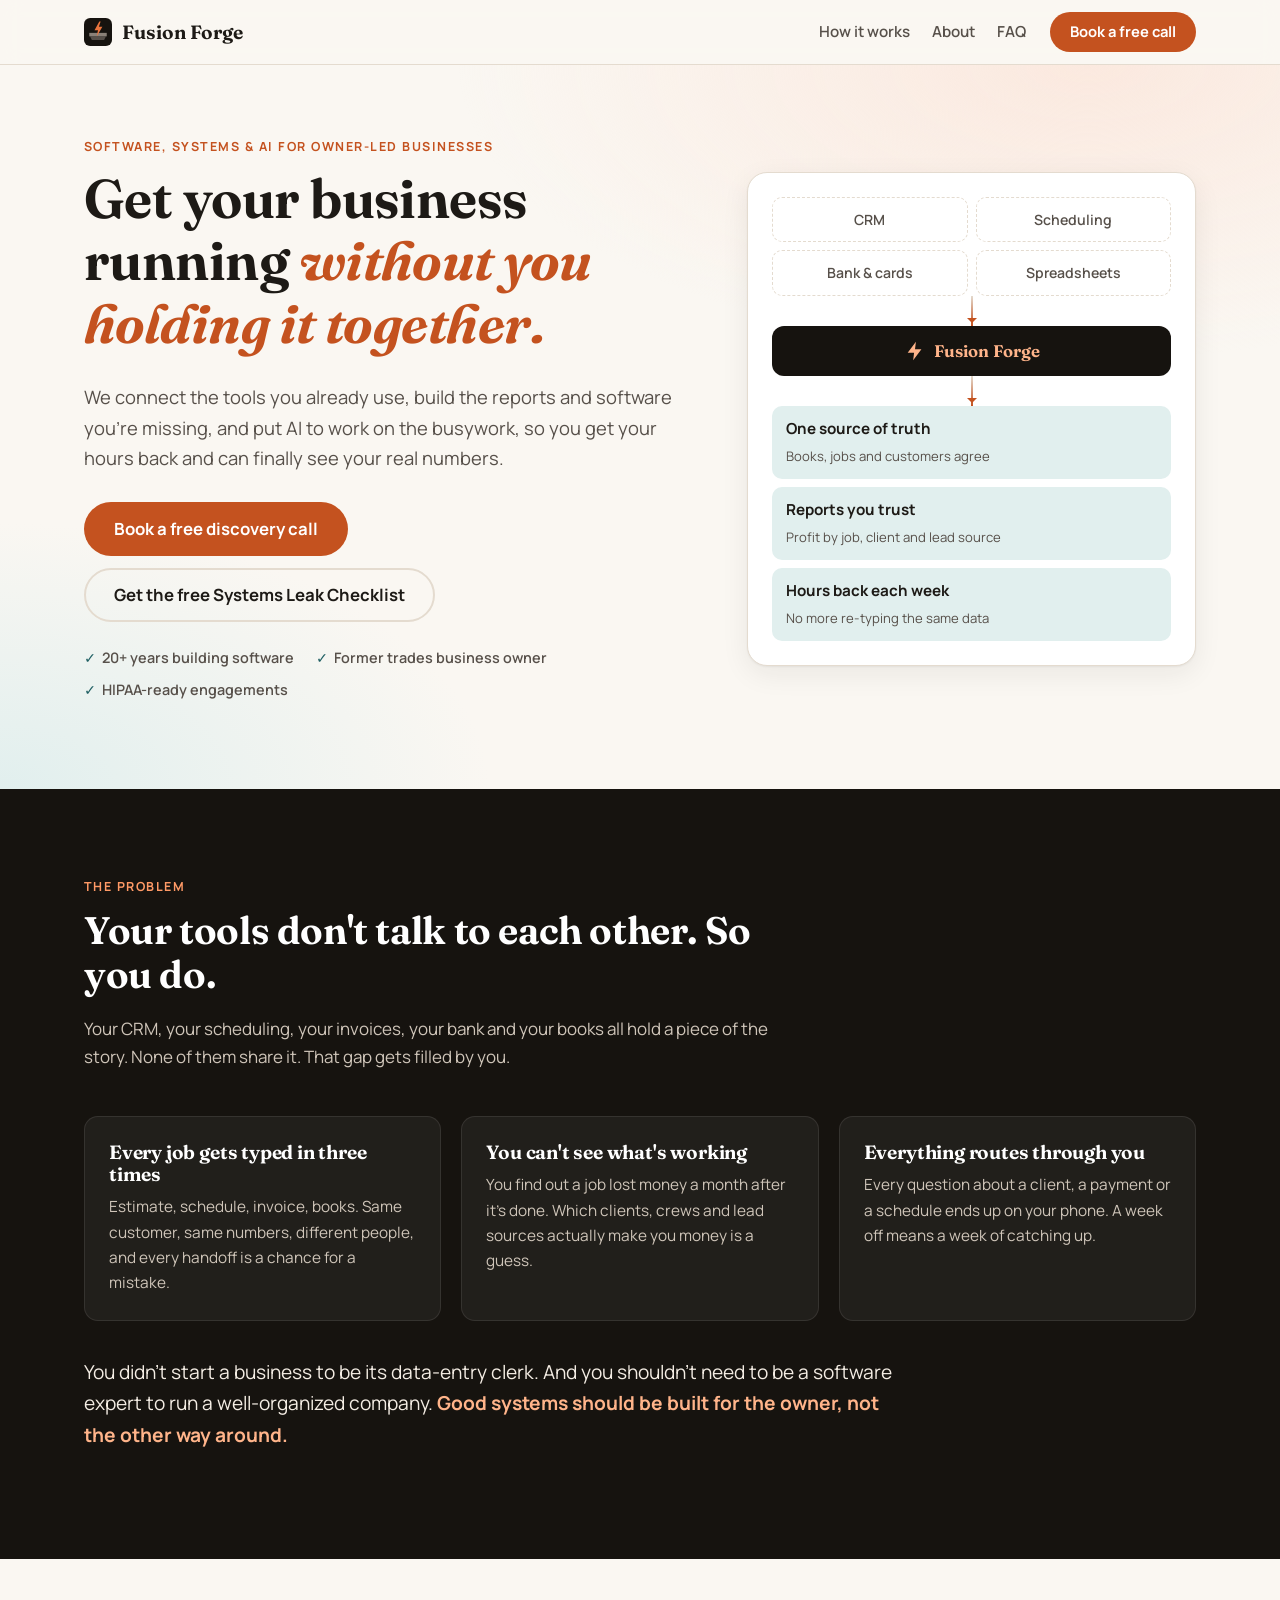
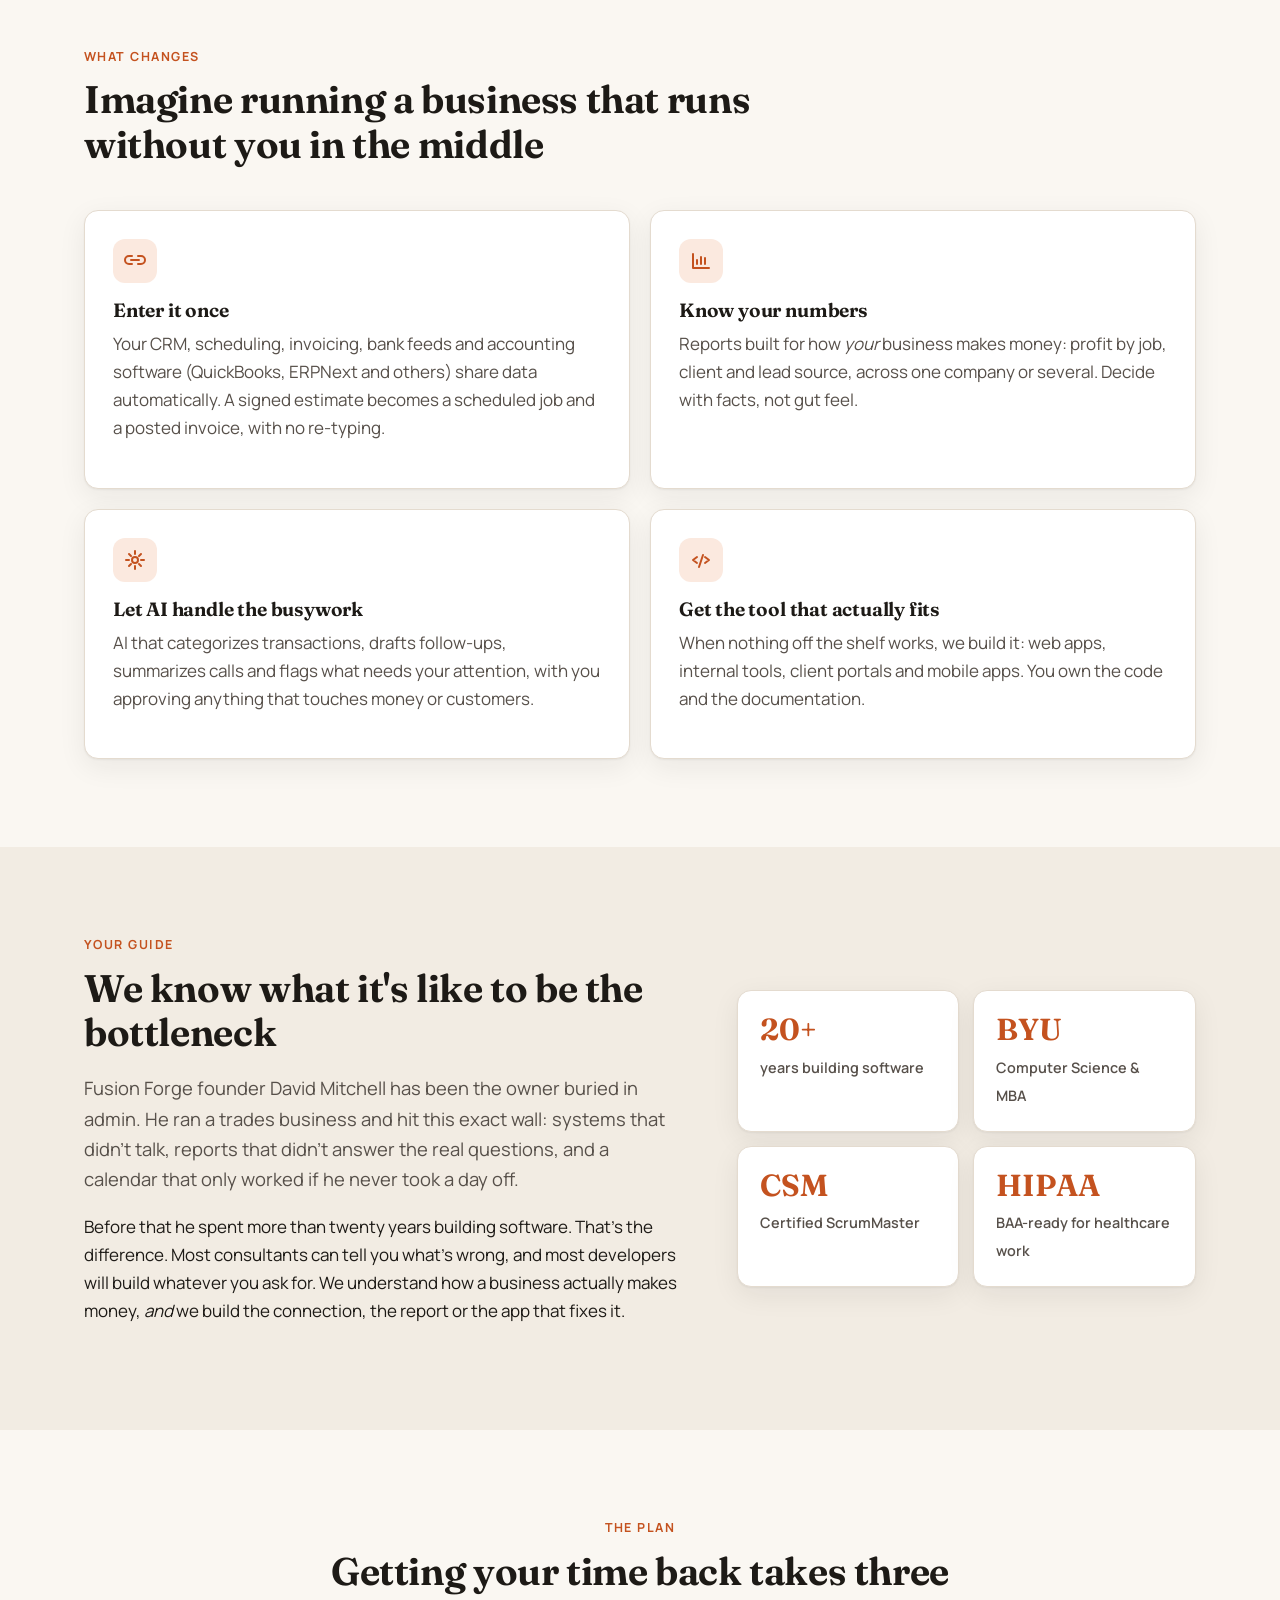
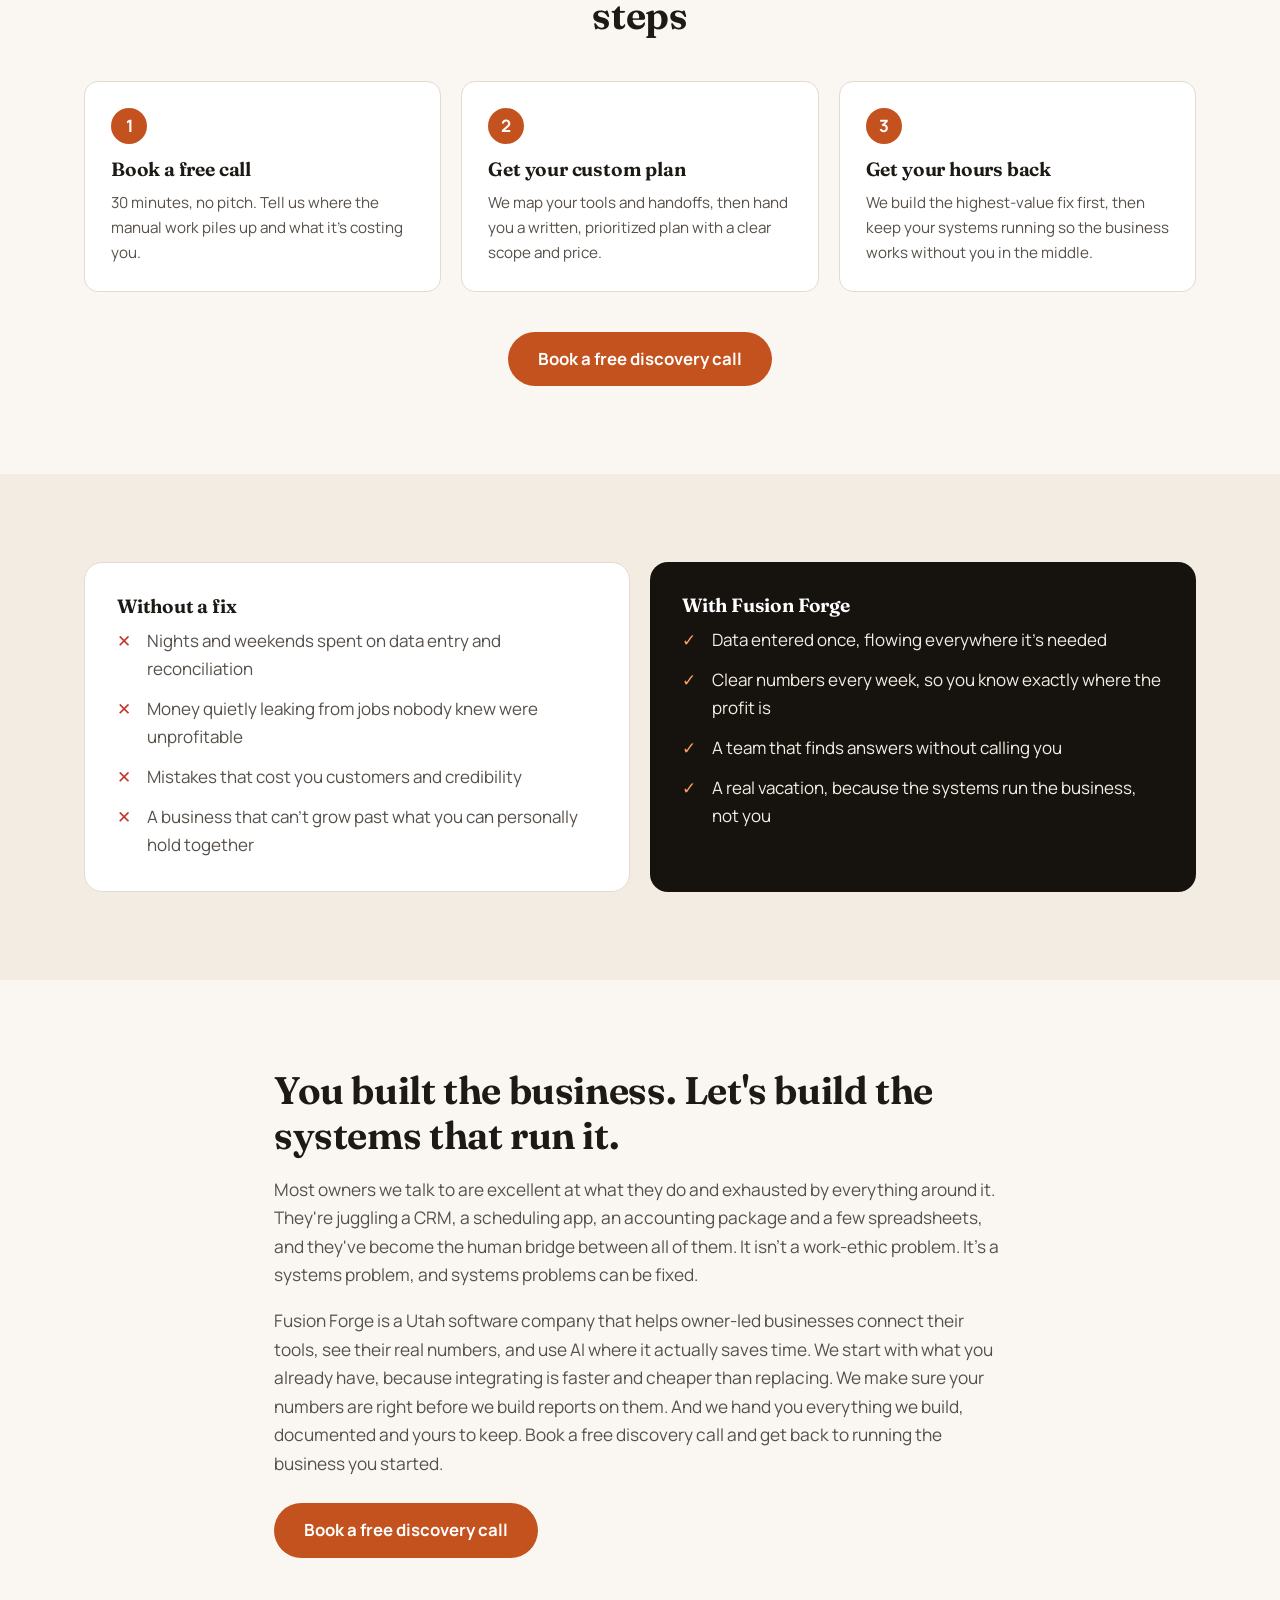
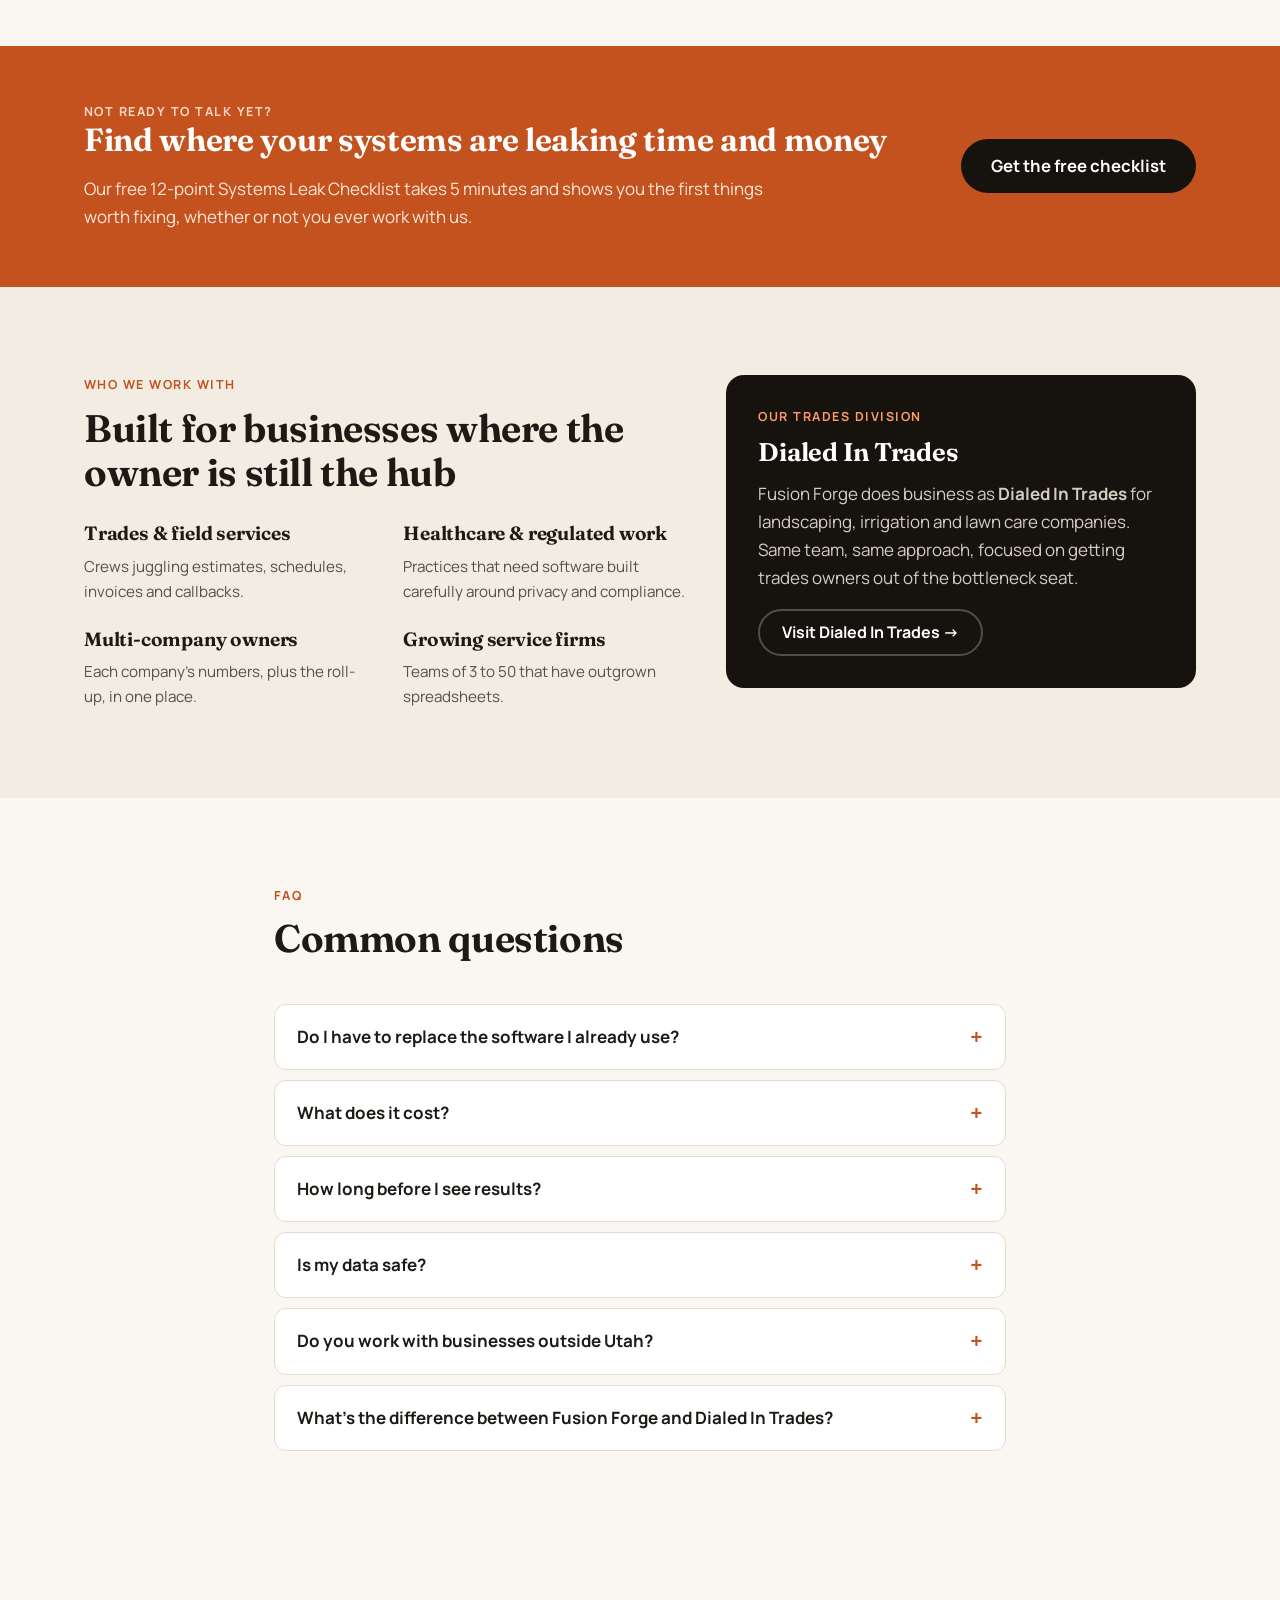
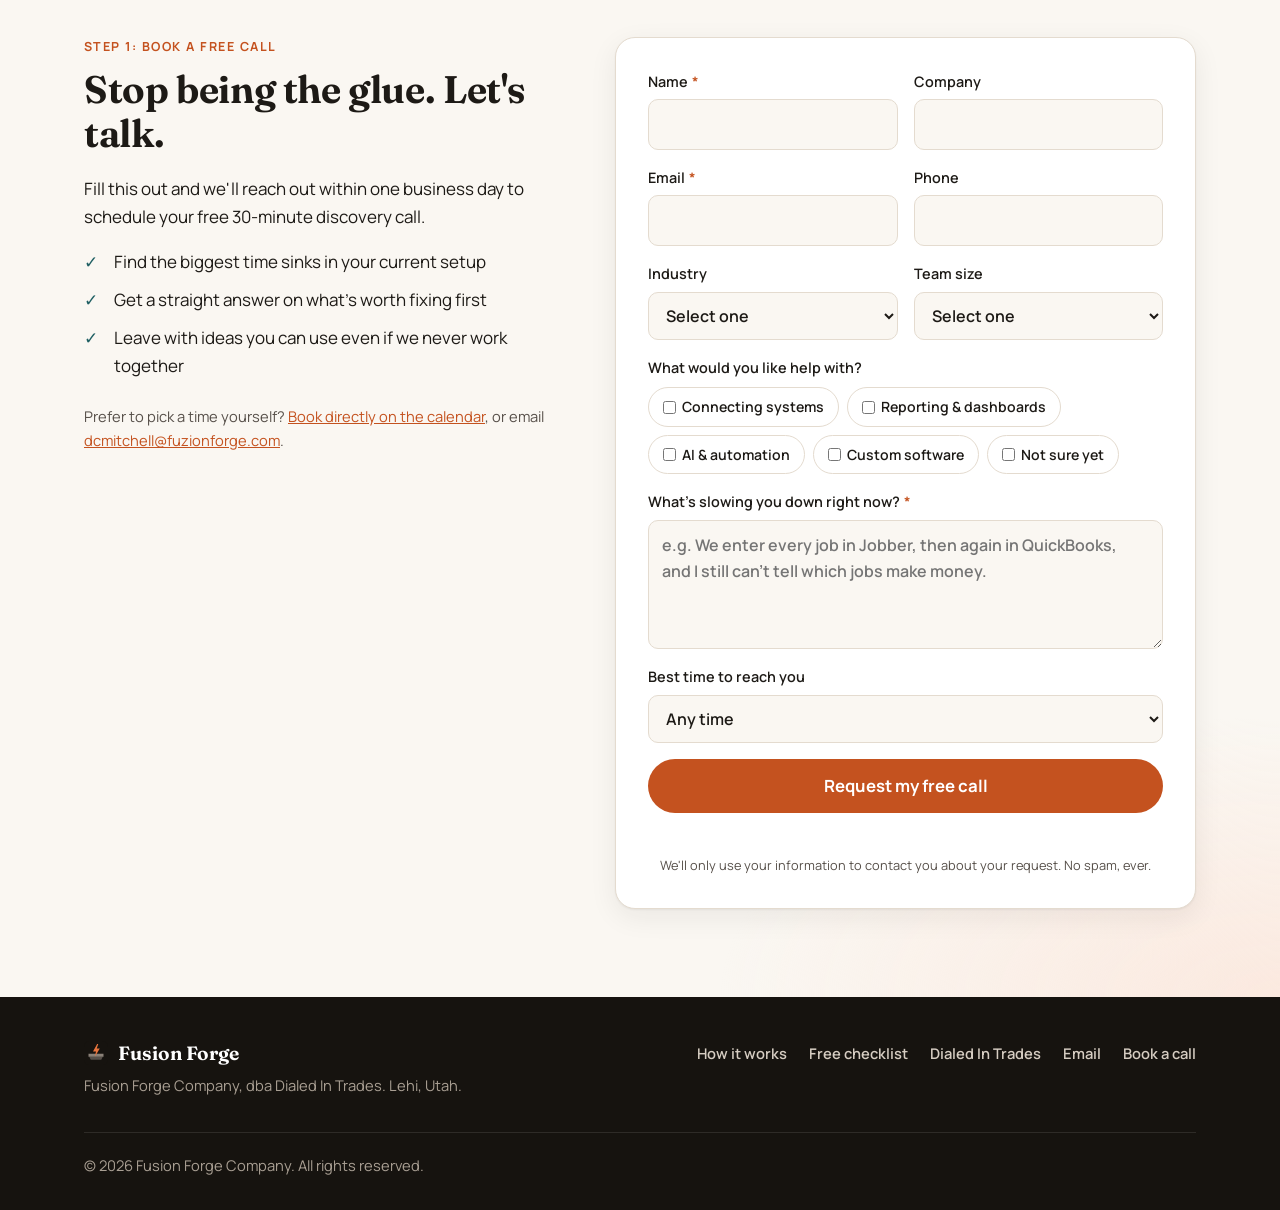
<file: index.html>
<!doctype html>
<html lang="en">
<head>
  <meta charset="utf-8">
  <meta name="viewport" content="width=device-width, initial-scale=1">
  <title>Fusion Forge | Get Your Business Running Without You Holding It Together</title>
  <meta name="description" content="Fusion Forge connects the tools your business already runs on, builds the software off-the-shelf products can't, and puts AI to work where it actually saves time. Book a free discovery call.">
  <link rel="canonical" href="https://fuzionforge.com/">
  <meta property="og:type" content="website">
  <meta property="og:title" content="Fusion Forge | Software that fits how your business runs">
  <meta property="og:description" content="Systems integration, custom software, and practical AI for owner-led businesses. Book a free discovery call.">
  <meta property="og:url" content="https://fuzionforge.com/">
  <meta name="theme-color" content="#16130f">
  <link rel="icon" href="assets/favicon.svg" type="image/svg+xml">
  <link rel="preconnect" href="https://fonts.googleapis.com">
  <link rel="preconnect" href="https://fonts.gstatic.com" crossorigin>
  <link href="https://fonts.googleapis.com/css2?family=Fraunces:opsz,wght@9..144,500;9..144,650&family=Manrope:wght@400;500;600;700&display=swap" rel="stylesheet">
  <link rel="stylesheet" href="assets/style.css">
  <script type="application/ld+json">
  {
    "@context": "https://schema.org",
    "@type": "ProfessionalService",
    "name": "Fusion Forge Company",
    "alternateName": "Dialed In Trades",
    "url": "https://fuzionforge.com/",
    "email": "dcmitchell@fuzionforge.com",
    "areaServed": "US",
    "address": { "@type": "PostalAddress", "addressLocality": "Lehi", "addressRegion": "UT", "addressCountry": "US" },
    "description": "Systems integration, custom software development, and practical AI for owner-led businesses."
  }
  </script>
</head>
<body>

<!--
  Page follows the StoryBrand (SB7) website wireframe:
  1 Header / one-liner + direct & transitional CTA
  2 Stakes (external, internal, philosophical problem; the villain)
  3 Value proposition (success: what life looks like after)
  4 Guide (empathy + authority)
  5 Plan (3 steps)
  6 Failure vs. success
  7 Explanatory paragraph
  8 Direct CTA (lead form) + transitional CTA
  9 Junk drawer (FAQ, Dialed In Trades, footer)
-->

<header class="site-header">
  <div class="wrap header-inner">
    <a class="logo" href="#top" aria-label="Fusion Forge home">
      <img src="assets/favicon.svg" alt="" width="28" height="28">
      <span>Fusion Forge</span>
    </a>
    <nav class="nav" aria-label="Main">
      <a href="#plan">How it works</a>
      <a href="#guide">About</a>
      <a href="#faq">FAQ</a>
    </nav>
    <a class="btn btn-primary btn-small" href="#contact">Book a free call</a>
  </div>
</header>

<main id="top">

  <!-- 1. HEADER: what you offer, how it makes life better, how to get it -->
  <section class="hero">
    <div class="wrap hero-grid">
      <div>
        <p class="eyebrow">Software, systems &amp; AI for owner-led businesses</p>
        <h1>Get your business running <em>without you holding it together.</em></h1>
        <p class="lead">
          We connect the tools you already use, build the reports and software you're missing,
          and put AI to work on the busywork, so you get your hours back and can finally see your real numbers.
        </p>
        <div class="hero-ctas">
          <a class="btn btn-primary btn-large" href="#contact">Book a free discovery call</a>
          <a class="btn btn-ghost btn-large" href="checklist.html">Get the free Systems Leak Checklist</a>
        </div>
        <ul class="hero-proof">
          <li>20+ years building software</li>
          <li>Former trades business owner</li>
          <li>HIPAA-ready engagements</li>
        </ul>
      </div>
      <div class="hero-card" aria-hidden="true">
        <div class="flow">
          <div class="flow-node">CRM</div>
          <div class="flow-node">Scheduling</div>
          <div class="flow-node">Bank &amp; cards</div>
          <div class="flow-node">Spreadsheets</div>
        </div>
        <div class="flow-arrow"><span></span></div>
        <div class="flow-core">
          <svg viewBox="0 0 24 24" width="22" height="22"><path d="M13 2 4 14h7l-1 8 9-12h-7z" fill="currentColor"/></svg>
          Fusion Forge
        </div>
        <div class="flow-arrow"><span></span></div>
        <div class="flow-out">
          <div><strong>One source of truth</strong><small>Books, jobs and customers agree</small></div>
          <div><strong>Reports you trust</strong><small>Profit by job, client and lead source</small></div>
          <div><strong>Hours back each week</strong><small>No more re-typing the same data</small></div>
        </div>
      </div>
    </div>
  </section>

  <!-- 2. STAKES: the problem (villain, external, internal, philosophical) -->
  <section class="section problem">
    <div class="wrap">
      <div class="section-head">
        <p class="eyebrow">The problem</p>
        <h2>Your tools don't talk to each other. So you do.</h2>
        <p>Your CRM, your scheduling, your invoices, your bank and your books all hold a piece of the story. None of them share it. That gap gets filled by you.</p>
      </div>
      <div class="stakes">
        <div>
          <h3>Every job gets typed in three times</h3>
          <p>Estimate, schedule, invoice, books. Same customer, same numbers, different people, and every handoff is a chance for a mistake.</p>
        </div>
        <div>
          <h3>You can't see what's working</h3>
          <p>You find out a job lost money a month after it's done. Which clients, crews and lead sources actually make you money is a guess.</p>
        </div>
        <div>
          <h3>Everything routes through you</h3>
          <p>Every question about a client, a payment or a schedule ends up on your phone. A week off means a week of catching up.</p>
        </div>
      </div>
      <p class="problem-close">
        You didn't start a business to be its data-entry clerk. And you shouldn't need to be a software expert
        to run a well-organized company. <strong>Good systems should be built for the owner, not the other way around.</strong>
      </p>
    </div>
  </section>

  <!-- 3. VALUE PROPOSITION: what success looks like -->
  <section class="section" id="help">
    <div class="wrap">
      <div class="section-head">
        <p class="eyebrow">What changes</p>
        <h2>Imagine running a business that runs without you in the middle</h2>
      </div>
      <div class="cards">
        <article class="card">
          <div class="card-icon"><svg viewBox="0 0 24 24"><path d="M9 7H6a4 4 0 0 0 0 8h3m6-8h3a4 4 0 0 1 0 8h-3M8 11h8"/></svg></div>
          <h3>Enter it once</h3>
          <p>Your CRM, scheduling, invoicing, bank feeds and accounting software (QuickBooks, ERPNext and others) share data automatically. A signed estimate becomes a scheduled job and a posted invoice, with no re-typing.</p>
        </article>
        <article class="card">
          <div class="card-icon"><svg viewBox="0 0 24 24"><path d="M4 19V5m0 14h16M8 15v-4m4 4V8m4 7v-6"/></svg></div>
          <h3>Know your numbers</h3>
          <p>Reports built for how <em>your</em> business makes money: profit by job, client and lead source, across one company or several. Decide with facts, not gut feel.</p>
        </article>
        <article class="card">
          <div class="card-icon"><svg viewBox="0 0 24 24"><path d="M12 3v3m0 12v3M3 12h3m12 0h3M6 6l2 2m8 8 2 2M6 18l2-2m8-8 2-2"/><circle cx="12" cy="12" r="3"/></svg></div>
          <h3>Let AI handle the busywork</h3>
          <p>AI that categorizes transactions, drafts follow-ups, summarizes calls and flags what needs your attention, with you approving anything that touches money or customers.</p>
        </article>
        <article class="card">
          <div class="card-icon"><svg viewBox="0 0 24 24"><path d="m8 9-4 3 4 3m8-6 4 3-4 3m-6 4 4-12"/></svg></div>
          <h3>Get the tool that actually fits</h3>
          <p>When nothing off the shelf works, we build it: web apps, internal tools, client portals and mobile apps. You own the code and the documentation.</p>
        </article>
      </div>
    </div>
  </section>

  <!-- 4. GUIDE: empathy + authority -->
  <section class="section alt" id="guide">
    <div class="wrap guide">
      <div class="guide-copy">
        <p class="eyebrow">Your guide</p>
        <h2>We know what it's like to be the bottleneck</h2>
        <p class="lead">
          Fusion Forge founder David Mitchell has been the owner buried in admin. He ran a trades business
          and hit this exact wall: systems that didn't talk, reports that didn't answer the real questions,
          and a calendar that only worked if he never took a day off.
        </p>
        <p>
          Before that he spent more than twenty years building software. That's the difference.
          Most consultants can tell you what's wrong, and most developers will build whatever you ask for.
          We understand how a business actually makes money, <em>and</em> we build the connection, the report or
          the app that fixes it.
        </p>
      </div>
      <div class="authority">
        <div class="stat"><strong>20+</strong><span>years building software</span></div>
        <div class="stat"><strong>BYU</strong><span>Computer Science &amp; MBA</span></div>
        <div class="stat"><strong>CSM</strong><span>Certified ScrumMaster</span></div>
        <div class="stat"><strong>HIPAA</strong><span>BAA-ready for healthcare work</span></div>
        <!--
          Testimonial slot. StoryBrand leans hard on social proof here; drop a client quote in once you have one.
          <blockquote class="testimonial"><p>"Quote goes here."</p><cite>Name, Company</cite></blockquote>
        -->
      </div>
    </div>
  </section>

  <!-- 5. PLAN: three simple steps -->
  <section class="section" id="plan">
    <div class="wrap">
      <div class="section-head center-head">
        <p class="eyebrow">The plan</p>
        <h2>Getting your time back takes three steps</h2>
      </div>
      <ol class="steps steps-3">
        <li>
          <span class="step-n">1</span>
          <h3>Book a free call</h3>
          <p>30 minutes, no pitch. Tell us where the manual work piles up and what it's costing you.</p>
        </li>
        <li>
          <span class="step-n">2</span>
          <h3>Get your custom plan</h3>
          <p>We map your tools and handoffs, then hand you a written, prioritized plan with a clear scope and price.</p>
        </li>
        <li>
          <span class="step-n">3</span>
          <h3>Get your hours back</h3>
          <p>We build the highest-value fix first, then keep your systems running so the business works without you in the middle.</p>
        </li>
      </ol>
      <div class="center"><a class="btn btn-primary btn-large" href="#contact">Book a free discovery call</a></div>
    </div>
  </section>

  <!-- 6. FAILURE vs SUCCESS -->
  <section class="section alt">
    <div class="wrap">
      <div class="contrast">
        <div class="contrast-col fail">
          <h3>Without a fix</h3>
          <ul>
            <li>Nights and weekends spent on data entry and reconciliation</li>
            <li>Money quietly leaking from jobs nobody knew were unprofitable</li>
            <li>Mistakes that cost you customers and credibility</li>
            <li>A business that can't grow past what you can personally hold together</li>
          </ul>
        </div>
        <div class="contrast-col win">
          <h3>With Fusion Forge</h3>
          <ul>
            <li>Data entered once, flowing everywhere it's needed</li>
            <li>Clear numbers every week, so you know exactly where the profit is</li>
            <li>A team that finds answers without calling you</li>
            <li>A real vacation, because the systems run the business, not you</li>
          </ul>
        </div>
      </div>
    </div>
  </section>

  <!-- 7. EXPLANATORY PARAGRAPH -->
  <section class="section">
    <div class="wrap-narrow explain">
      <h2>You built the business. Let's build the systems that run it.</h2>
      <p>
        Most owners we talk to are excellent at what they do and exhausted by everything around it. They're juggling
        a CRM, a scheduling app, an accounting package and a few spreadsheets, and they've become the human bridge
        between all of them. It isn't a work-ethic problem. It's a systems problem, and systems problems can be fixed.
      </p>
      <p>
        Fusion Forge is a Utah software company that helps owner-led businesses connect their tools, see their real
        numbers, and use AI where it actually saves time. We start with what you already have, because integrating
        is faster and cheaper than replacing. We make sure your numbers are right before we build reports on them.
        And we hand you everything we build, documented and yours to keep. Book a free discovery call and get back
        to running the business you started.
      </p>
      <a class="btn btn-primary btn-large" href="#contact">Book a free discovery call</a>
    </div>
  </section>

  <!-- 8a. TRANSITIONAL CTA -->
  <section class="lead-magnet">
    <div class="wrap lead-magnet-inner">
      <div>
        <p class="eyebrow">Not ready to talk yet?</p>
        <h2>Find where your systems are leaking time and money</h2>
        <p>Our free 12-point Systems Leak Checklist takes 5 minutes and shows you the first things worth fixing, whether or not you ever work with us.</p>
      </div>
      <a class="btn btn-primary btn-large" href="checklist.html">Get the free checklist</a>
    </div>
  </section>

  <!-- 9. JUNK DRAWER: who we serve / Dialed In Trades / FAQ -->
  <section class="section alt" id="trades">
    <div class="wrap">
      <div class="split">
        <div>
          <p class="eyebrow">Who we work with</p>
          <h2>Built for businesses where the owner is still the hub</h2>
          <div class="who">
            <div><h3>Trades &amp; field services</h3><p>Crews juggling estimates, schedules, invoices and callbacks.</p></div>
            <div><h3>Healthcare &amp; regulated work</h3><p>Practices that need software built carefully around privacy and compliance.</p></div>
            <div><h3>Multi-company owners</h3><p>Each company's numbers, plus the roll-up, in one place.</p></div>
            <div><h3>Growing service firms</h3><p>Teams of 3 to 50 that have outgrown spreadsheets.</p></div>
          </div>
        </div>
        <aside class="dit">
          <p class="eyebrow">Our trades division</p>
          <h3>Dialed In Trades</h3>
          <p>
            Fusion Forge does business as <strong>Dialed In Trades</strong> for landscaping, irrigation and lawn care
            companies. Same team, same approach, focused on getting trades owners out of the bottleneck seat.
          </p>
          <a class="btn btn-ghost" href="https://dialedintrades.com" rel="noopener">Visit Dialed In Trades &rarr;</a>
        </aside>
      </div>
    </div>
  </section>

  <section class="section" id="faq">
    <div class="wrap-narrow">
      <div class="section-head">
        <p class="eyebrow">FAQ</p>
        <h2>Common questions</h2>
      </div>
      <details>
        <summary>Do I have to replace the software I already use?</summary>
        <p>Almost never. Our first move is connecting what you already have. We only recommend replacing a tool when it's genuinely holding the business back, and we'll explain why.</p>
      </details>
      <details>
        <summary>What does it cost?</summary>
        <p>It depends on scope, which is why we start with a free call. After that you get a written plan with a clear scope and price before any work starts, so there are no surprise invoices.</p>
      </details>
      <details>
        <summary>How long before I see results?</summary>
        <p>We deliver in small pieces and build the highest-value fix first, so you see results early instead of waiting for one big launch.</p>
      </details>
      <details>
        <summary>Is my data safe?</summary>
        <p>Yes. We use least-privilege access, keep your data in your own systems wherever possible, and can sign a business associate agreement (BAA) for healthcare work.</p>
      </details>
      <details>
        <summary>Do you work with businesses outside Utah?</summary>
        <p>Yes. We're based in Lehi, Utah and work remotely with businesses across the US.</p>
      </details>
      <details>
        <summary>What's the difference between Fusion Forge and Dialed In Trades?</summary>
        <p>Same company. Dialed In Trades is the name Fusion Forge uses for its work with landscaping, irrigation and lawn care businesses.</p>
      </details>
    </div>
  </section>

  <!-- 8b. DIRECT CTA: lead form -->
  <section class="section contact" id="contact">
    <div class="wrap contact-grid">
      <div class="contact-copy">
        <p class="eyebrow">Step 1: Book a free call</p>
        <h2>Stop being the glue. Let's talk.</h2>
        <p>
          Fill this out and we'll reach out within one business day to schedule your free 30-minute discovery call.
        </p>
        <ul class="check-list">
          <li>Find the biggest time sinks in your current setup</li>
          <li>Get a straight answer on what's worth fixing first</li>
          <li>Leave with ideas you can use even if we never work together</li>
        </ul>
        <p class="small">
          Prefer to pick a time yourself? <a href="https://calendar.app.google/4KJy3WNjX9HsEJbZ9" rel="noopener">Book directly on the calendar</a>,
          or email <a href="mailto:dcmitchell@fuzionforge.com">dcmitchell@fuzionforge.com</a>.
        </p>
      </div>

      <form class="lead-form" id="lead-form" action="https://submit-form.com/wCrWwiMxa" method="POST">
        <input type="hidden" name="_redirect" value="https://fuzionforge.com/thanks.html">
        <input type="hidden" name="source" value="fuzionforge.com">
        <input type="hidden" name="_email.subject" value="New Fusion Forge discovery call request">
        <input type="checkbox" name="_honeypot" class="hp" tabindex="-1" autocomplete="off" aria-hidden="true">

        <div class="row">
          <label>Name <span class="req">*</span>
            <input type="text" name="name" autocomplete="name" required>
          </label>
          <label>Company
            <input type="text" name="company" autocomplete="organization">
          </label>
        </div>
        <div class="row">
          <label>Email <span class="req">*</span>
            <input type="email" name="email" autocomplete="email" required>
          </label>
          <label>Phone
            <input type="tel" name="phone" autocomplete="tel">
          </label>
        </div>
        <div class="row">
          <label>Industry
            <select name="industry">
              <option value="">Select one</option>
              <option>Landscaping / irrigation / lawn care</option>
              <option>Other trades / field services</option>
              <option>Healthcare</option>
              <option>Professional services</option>
              <option>Retail / e-commerce</option>
              <option>Other</option>
            </select>
          </label>
          <label>Team size
            <select name="team_size">
              <option value="">Select one</option>
              <option>Just me</option>
              <option>2 to 10</option>
              <option>11 to 25</option>
              <option>26 to 50</option>
              <option>50+</option>
            </select>
          </label>
        </div>
        <fieldset>
          <legend>What would you like help with?</legend>
          <div class="chips">
            <label class="chip"><input type="checkbox" name="interests" value="Connecting systems"> Connecting systems</label>
            <label class="chip"><input type="checkbox" name="interests" value="Reporting / dashboards"> Reporting &amp; dashboards</label>
            <label class="chip"><input type="checkbox" name="interests" value="AI / automation"> AI &amp; automation</label>
            <label class="chip"><input type="checkbox" name="interests" value="Custom software"> Custom software</label>
            <label class="chip"><input type="checkbox" name="interests" value="Not sure yet"> Not sure yet</label>
          </div>
        </fieldset>
        <label>What's slowing you down right now? <span class="req">*</span>
          <textarea name="message" rows="4" required placeholder="e.g. We enter every job in Jobber, then again in QuickBooks, and I still can't tell which jobs make money."></textarea>
        </label>
        <label>Best time to reach you
          <select name="best_time">
            <option value="">Any time</option>
            <option>Mornings</option>
            <option>Afternoons</option>
            <option>Evenings</option>
          </select>
        </label>
        <button class="btn btn-primary btn-large btn-block" type="submit">Request my free call</button>
        <p class="form-status" role="status" aria-live="polite"></p>
        <p class="tiny">We'll only use your information to contact you about your request. No spam, ever.</p>
      </form>
    </div>
  </section>

</main>

<footer class="site-footer">
  <div class="wrap footer-inner">
    <div>
      <a class="logo" href="#top"><img src="assets/favicon.svg" alt="" width="24" height="24"><span>Fusion Forge</span></a>
      <p class="small">Fusion Forge Company, dba Dialed In Trades. Lehi, Utah.</p>
    </div>
    <nav class="footer-nav" aria-label="Footer">
      <a href="#plan">How it works</a>
      <a href="checklist.html">Free checklist</a>
      <a href="https://dialedintrades.com" rel="noopener">Dialed In Trades</a>
      <a href="mailto:dcmitchell@fuzionforge.com">Email</a>
      <a href="#contact">Book a call</a>
    </nav>
    <p class="small copy">&copy; <span id="year">2026</span> Fusion Forge Company. All rights reserved.</p>
  </div>
</footer>

<script src="assets/site.js"></script>
</body>
</html>
</file>
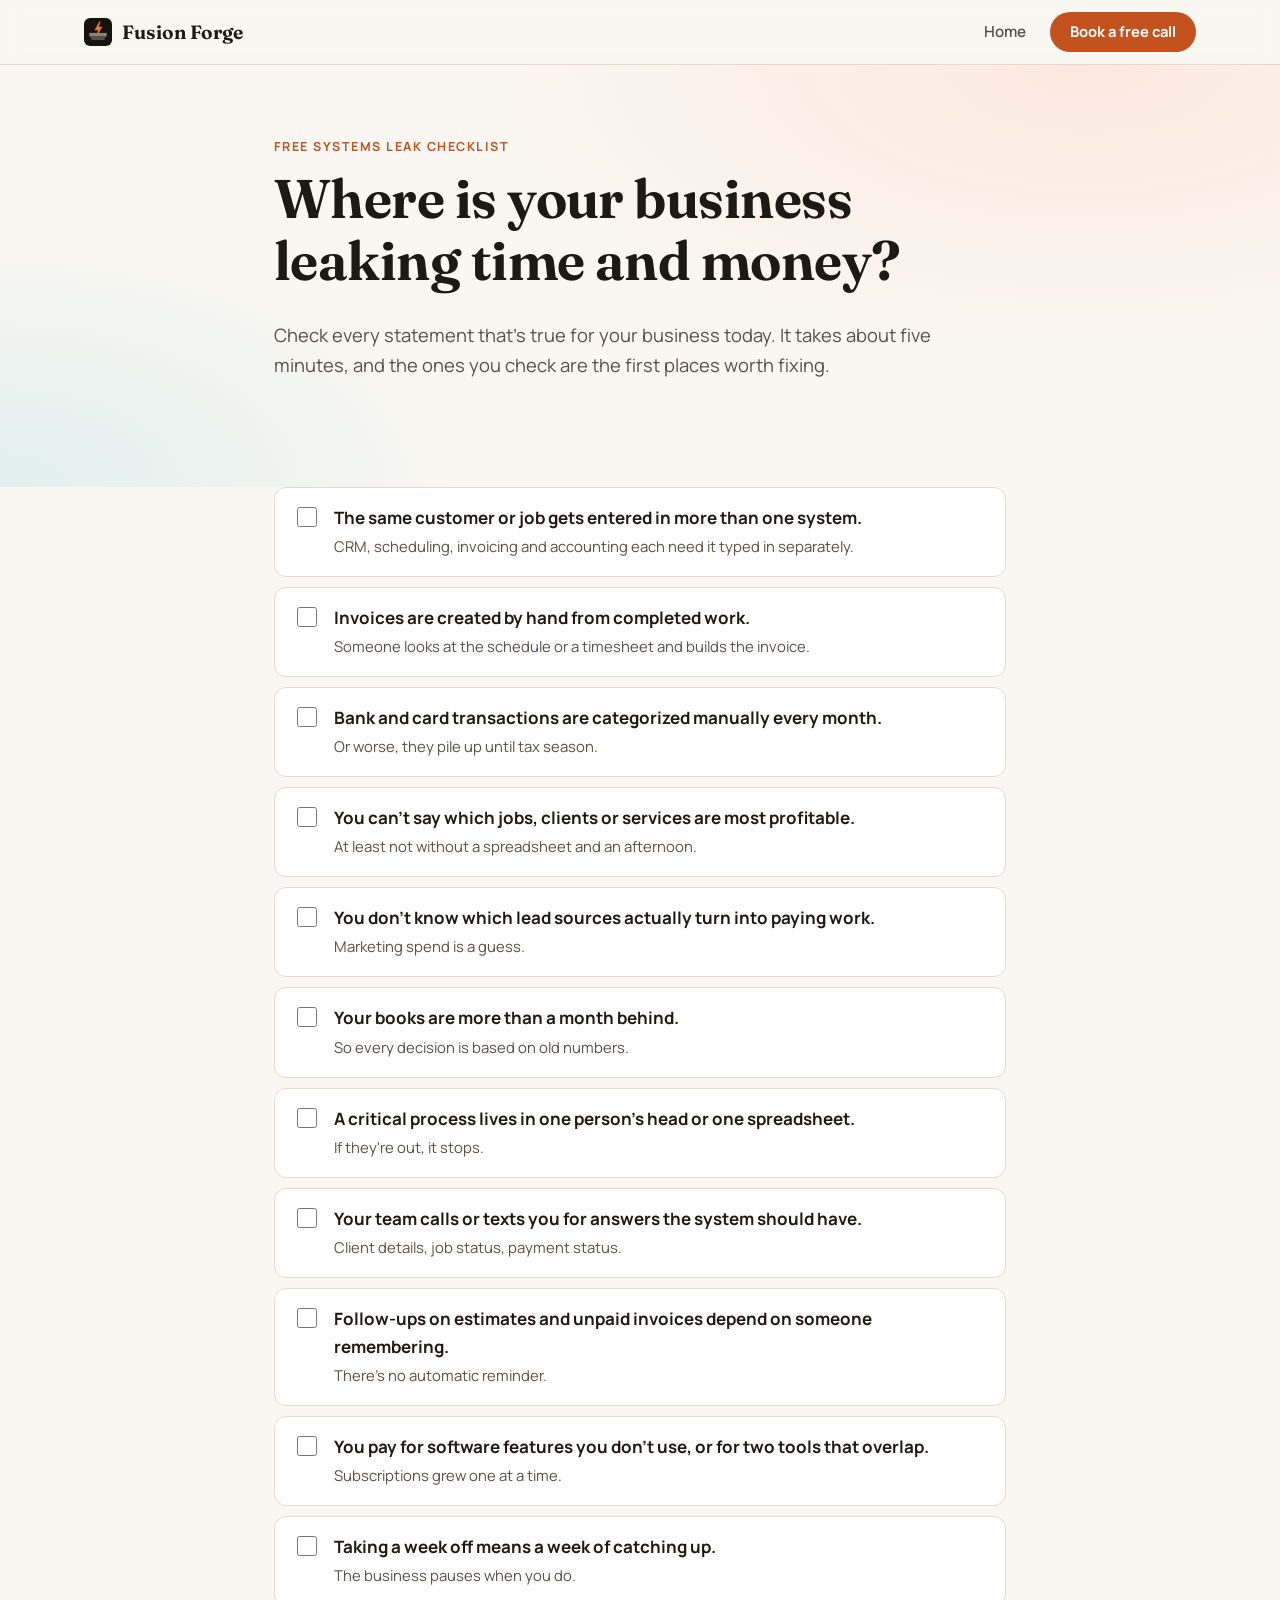
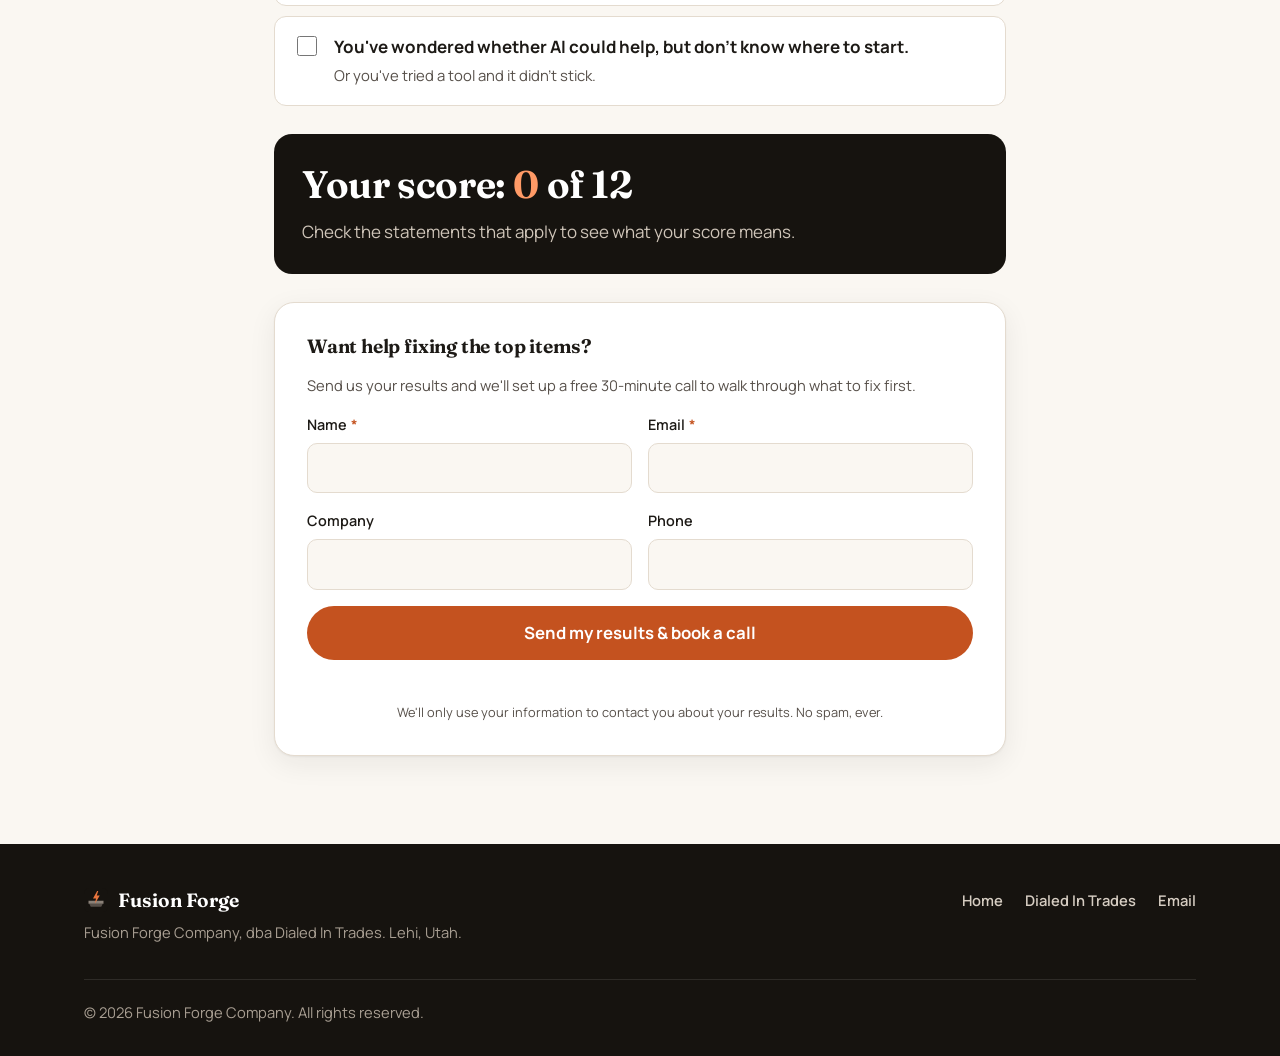
<file: checklist.html>
<!doctype html>
<html lang="en">
<head>
  <meta charset="utf-8">
  <meta name="viewport" content="width=device-width, initial-scale=1">
  <title>Free Systems Leak Checklist | Fusion Forge</title>
  <meta name="description" content="A free 12-point checklist to find where disconnected tools are costing your business time and money. Takes 5 minutes.">
  <link rel="canonical" href="https://fuzionforge.com/checklist.html">
  <meta name="theme-color" content="#16130f">
  <link rel="icon" href="assets/favicon.svg" type="image/svg+xml">
  <link rel="preconnect" href="https://fonts.googleapis.com">
  <link rel="preconnect" href="https://fonts.gstatic.com" crossorigin>
  <link href="https://fonts.googleapis.com/css2?family=Fraunces:opsz,wght@9..144,500;9..144,650&family=Manrope:wght@400;500;600;700&display=swap" rel="stylesheet">
  <link rel="stylesheet" href="assets/style.css">
</head>
<body>

<header class="site-header">
  <div class="wrap header-inner">
    <a class="logo" href="./" aria-label="Fusion Forge home">
      <img src="assets/favicon.svg" alt="" width="28" height="28">
      <span>Fusion Forge</span>
    </a>
    <nav class="nav" aria-label="Main"><a href="./">Home</a></nav>
    <a class="btn btn-primary btn-small" href="./#contact">Book a free call</a>
  </div>
</header>

<main>
  <section class="hero">
    <div class="wrap-narrow">
      <p class="eyebrow">Free Systems Leak Checklist</p>
      <h1>Where is your business leaking time and money?</h1>
      <p class="lead">Check every statement that's true for your business today. It takes about five minutes, and the ones you check are the first places worth fixing.</p>
    </div>
  </section>

  <section class="section" style="padding-top:0">
    <div class="wrap-narrow">
      <ul class="checklist" id="checklist">
        <li><label><input type="checkbox"><span><strong>The same customer or job gets entered in more than one system.</strong><span>CRM, scheduling, invoicing and accounting each need it typed in separately.</span></span></label></li>
        <li><label><input type="checkbox"><span><strong>Invoices are created by hand from completed work.</strong><span>Someone looks at the schedule or a timesheet and builds the invoice.</span></span></label></li>
        <li><label><input type="checkbox"><span><strong>Bank and card transactions are categorized manually every month.</strong><span>Or worse, they pile up until tax season.</span></span></label></li>
        <li><label><input type="checkbox"><span><strong>You can't say which jobs, clients or services are most profitable.</strong><span>At least not without a spreadsheet and an afternoon.</span></span></label></li>
        <li><label><input type="checkbox"><span><strong>You don't know which lead sources actually turn into paying work.</strong><span>Marketing spend is a guess.</span></span></label></li>
        <li><label><input type="checkbox"><span><strong>Your books are more than a month behind.</strong><span>So every decision is based on old numbers.</span></span></label></li>
        <li><label><input type="checkbox"><span><strong>A critical process lives in one person's head or one spreadsheet.</strong><span>If they're out, it stops.</span></span></label></li>
        <li><label><input type="checkbox"><span><strong>Your team calls or texts you for answers the system should have.</strong><span>Client details, job status, payment status.</span></span></label></li>
        <li><label><input type="checkbox"><span><strong>Follow-ups on estimates and unpaid invoices depend on someone remembering.</strong><span>There's no automatic reminder.</span></span></label></li>
        <li><label><input type="checkbox"><span><strong>You pay for software features you don't use, or for two tools that overlap.</strong><span>Subscriptions grew one at a time.</span></span></label></li>
        <li><label><input type="checkbox"><span><strong>Taking a week off means a week of catching up.</strong><span>The business pauses when you do.</span></span></label></li>
        <li><label><input type="checkbox"><span><strong>You've wondered whether AI could help, but don't know where to start.</strong><span>Or you've tried a tool and it didn't stick.</span></span></label></li>
      </ul>

      <div class="score" id="score" aria-live="polite">
        <h2>Your score: <span class="score-n" id="score-n">0</span> of 12</h2>
        <p id="score-msg">Check the statements that apply to see what your score means.</p>
      </div>

      <form class="lead-form" id="lead-form" action="https://submit-form.com/wCrWwiMxa" method="POST"
            data-success='<div class="form-done"><h3>Thanks, we got it.</h3><p>We&rsquo;ll reach out within one business day to go over your results. Want to skip the back-and-forth? <a href="https://calendar.app.google/4KJy3WNjX9HsEJbZ9" rel="noopener">Pick a time on the calendar</a>.</p></div>'>
        <input type="hidden" name="_redirect" value="https://fuzionforge.com/thanks.html">
        <input type="hidden" name="source" value="fuzionforge.com/checklist">
        <input type="hidden" name="_email.subject" value="New Fusion Forge checklist lead">
        <input type="hidden" name="checklist_score" id="f-score" value="0 of 12">
        <input type="hidden" name="checklist_items" id="f-items" value="">
        <input type="checkbox" name="_honeypot" class="hp" tabindex="-1" autocomplete="off" aria-hidden="true">
        <h3 style="margin:0">Want help fixing the top items?</h3>
        <p class="small" style="margin:0">Send us your results and we'll set up a free 30-minute call to walk through what to fix first.</p>
        <div class="row">
          <label>Name <span class="req">*</span><input type="text" name="name" autocomplete="name" required></label>
          <label>Email <span class="req">*</span><input type="email" name="email" autocomplete="email" required></label>
        </div>
        <div class="row">
          <label>Company<input type="text" name="company" autocomplete="organization"></label>
          <label>Phone<input type="tel" name="phone" autocomplete="tel"></label>
        </div>
        <button class="btn btn-primary btn-large btn-block" type="submit">Send my results &amp; book a call</button>
        <p class="form-status" role="status" aria-live="polite"></p>
        <p class="tiny">We'll only use your information to contact you about your results. No spam, ever.</p>
      </form>
    </div>
  </section>
</main>

<footer class="site-footer">
  <div class="wrap footer-inner">
    <div>
      <a class="logo" href="./"><img src="assets/favicon.svg" alt="" width="24" height="24"><span>Fusion Forge</span></a>
      <p class="small">Fusion Forge Company, dba Dialed In Trades. Lehi, Utah.</p>
    </div>
    <nav class="footer-nav" aria-label="Footer">
      <a href="./">Home</a>
      <a href="https://dialedintrades.com" rel="noopener">Dialed In Trades</a>
      <a href="mailto:dcmitchell@fuzionforge.com">Email</a>
    </nav>
    <p class="small copy">&copy; <span id="year">2026</span> Fusion Forge Company. All rights reserved.</p>
  </div>
</footer>

<script>
(function () {
  var boxes = document.querySelectorAll('#checklist input');
  var n = document.getElementById('score-n'), msg = document.getElementById('score-msg');
  function update() {
    var checked = [], count = 0;
    boxes.forEach(function (b) {
      if (b.checked) { count++; checked.push(b.parentNode.querySelector('strong').textContent); }
    });
    n.textContent = count;
    msg.textContent =
      count === 0 ? 'Check the statements that apply to see what your score means.' :
      count <= 3 ? 'A few leaks. Your systems are in decent shape, and fixing these is usually quick and cheap.' :
      count <= 7 ? 'Real leaks. You are likely losing several hours a week, and some profit you can’t see. Connecting your tools would pay off fast.' :
      'Major leaks. The business is running on you, not on systems. This is exactly the situation we help owners get out of.';
    document.getElementById('f-score').value = count + ' of 12';
    document.getElementById('f-items').value = checked.join(' | ');
  }
  boxes.forEach(function (b) { b.addEventListener('change', update); });
})();
</script>
<script src="assets/site.js"></script>
</body>
</html>
</file>
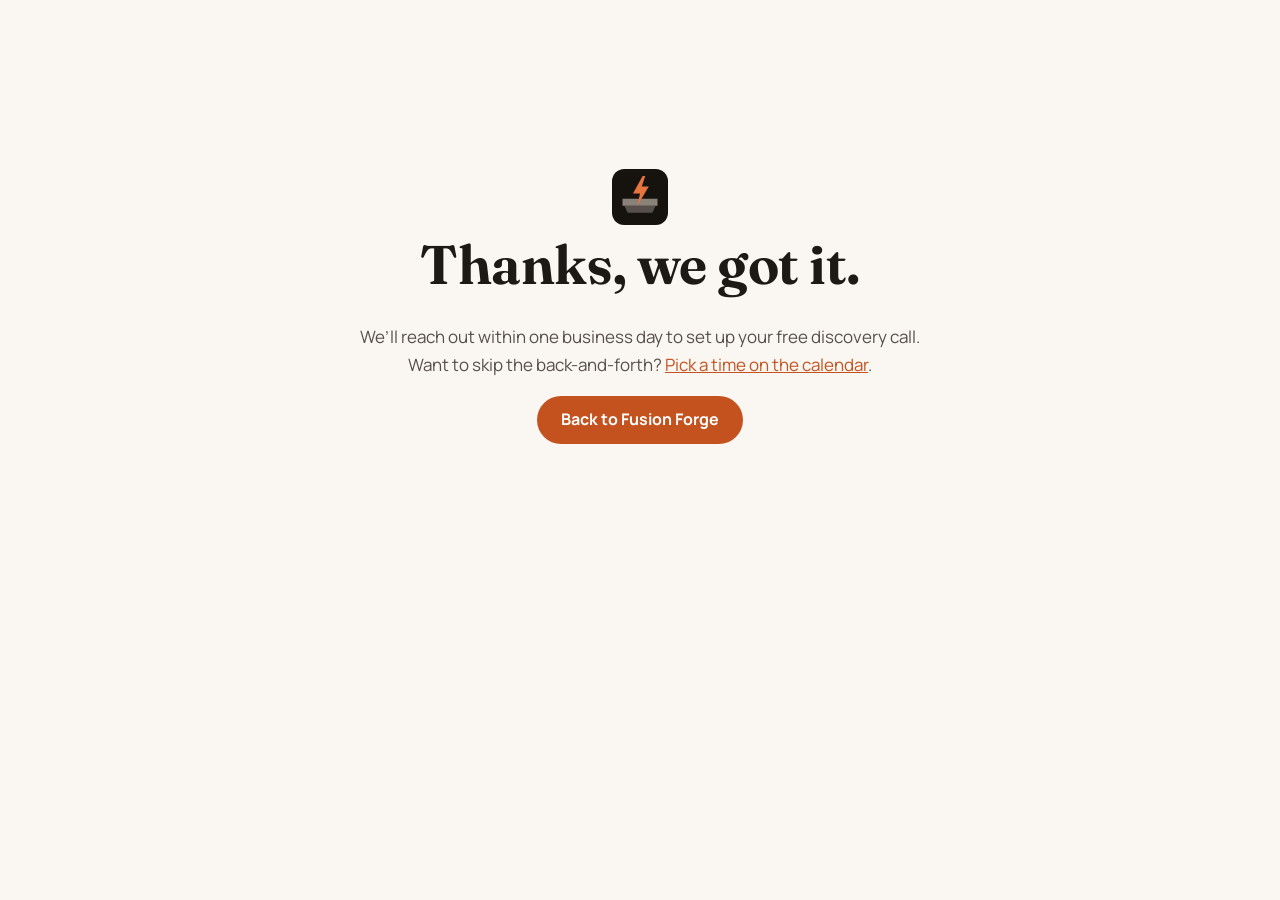
<file: thanks.html>
<!doctype html>
<html lang="en">
<head>
  <meta charset="utf-8">
  <meta name="viewport" content="width=device-width, initial-scale=1">
  <title>Thanks | Fusion Forge</title>
  <meta name="robots" content="noindex">
  <link rel="icon" href="/assets/favicon.svg" type="image/svg+xml">
  <link rel="preconnect" href="https://fonts.googleapis.com">
  <link rel="preconnect" href="https://fonts.gstatic.com" crossorigin>
  <link href="https://fonts.googleapis.com/css2?family=Fraunces:opsz,wght@9..144,650&family=Manrope:wght@400;600;700&display=swap" rel="stylesheet">
  <link rel="stylesheet" href="/assets/style.css">
</head>
<body>
  <main class="simple-page">
    <div>
      <img src="/assets/favicon.svg" alt="" width="56" height="56">
      <h1>Thanks, we got it.</h1>
      <p>We&rsquo;ll reach out within one business day to set up your free discovery call. Want to skip the back-and-forth? <a href="https://calendar.app.google/4KJy3WNjX9HsEJbZ9" rel="noopener">Pick a time on the calendar</a>.</p>
      <p><a class="btn btn-primary" href="/">Back to Fusion Forge</a></p>
    </div>
  </main>
</body>
</html>
</file>
<file: assets/style.css>
/* Fusion Forge: forge-warm palette, Fraunces + Manrope (matches Dialed In Trades family) */
:root {
  --bg: #faf7f2;
  --bg-alt: #f2ece3;
  --surface: #ffffff;
  --ink: #1d1a16;
  --ink-soft: #57504a;
  --line: #e4dbcf;
  --ember: #c4521f;
  --ember-hover: #a84415;
  --ember-tint: #fbe9df;
  --steel: #1f5f63;
  --steel-tint: #e1efee;
  --dark: #16130f;
  --dark-ink: #f4ede4;
  --radius: 14px;
  --shadow: 0 1px 2px rgba(29,26,22,.05), 0 8px 28px rgba(29,26,22,.07);
  --max: 1160px;
}
@media (prefers-color-scheme: dark) {
  :root {
    --bg: #14110e;
    --bg-alt: #1b1713;
    --surface: #221d18;
    --ink: #f3ece3;
    --ink-soft: #b7ada2;
    --line: #362f28;
    --ember: #e8743d;
    --ember-hover: #f08a55;
    --ember-tint: #3a2216;
    --steel: #6fb7b9;
    --steel-tint: #17302f;
    --shadow: 0 1px 2px rgba(0,0,0,.3), 0 8px 28px rgba(0,0,0,.35);
  }
}

*, *::before, *::after { box-sizing: border-box; }
html { scroll-behavior: smooth; scroll-padding-top: 76px; }
body {
  margin: 0;
  background: var(--bg);
  color: var(--ink);
  font: 400 17px/1.65 Manrope, system-ui, sans-serif;
  -webkit-font-smoothing: antialiased;
}
img { max-width: 100%; }
a { color: var(--ember); }
a:hover { color: var(--ember-hover); }
h1, h2, h3 { font-family: Fraunces, Georgia, serif; font-weight: 650; line-height: 1.15; letter-spacing: -.01em; margin: 0 0 .5em; }
h1 { font-size: clamp(2.1rem, 4.6vw, 3.4rem); }
h2 { font-size: clamp(1.7rem, 3.2vw, 2.4rem); }
h3 { font-size: 1.2rem; }
p { margin: 0 0 1em; }

.wrap { max-width: var(--max); margin: 0 auto; padding: 0 24px; }
.wrap-narrow { max-width: 780px; margin: 0 auto; padding: 0 24px; }
.center { text-align: center; margin-top: 40px; }
.small { font-size: .92rem; color: var(--ink-soft); }
.tiny { font-size: .8rem; color: var(--ink-soft); margin: 10px 0 0; text-align: center; }
.eyebrow { font-size: .78rem; font-weight: 700; letter-spacing: .12em; text-transform: uppercase; color: var(--ember); margin-bottom: .8em; }

/* Buttons */
.btn {
  display: inline-flex; align-items: center; justify-content: center; gap: 8px;
  padding: 12px 22px; border-radius: 999px; border: 2px solid transparent;
  font: 700 1rem/1.2 Manrope, sans-serif; text-decoration: none; cursor: pointer;
  transition: background .15s, color .15s, border-color .15s, transform .15s;
}
.btn:hover { transform: translateY(-1px); }
.btn-primary { background: var(--ember); color: #fff; }
.btn-primary:hover { background: var(--ember-hover); color: #fff; }
.btn-ghost { border-color: var(--line); color: var(--ink); background: transparent; }
.btn-ghost:hover { border-color: var(--ember); color: var(--ember); }
.btn-large { padding: 15px 28px; font-size: 1.05rem; }
.btn-small { padding: 9px 18px; font-size: .92rem; }
.btn-block { width: 100%; }
.btn:disabled { opacity: .6; cursor: wait; transform: none; }

/* Header */
.site-header {
  position: sticky; top: 0; z-index: 10;
  background: color-mix(in srgb, var(--bg) 88%, transparent);
  backdrop-filter: blur(10px);
  border-bottom: 1px solid var(--line);
}
.header-inner { display: flex; align-items: center; gap: 24px; height: 64px; }
.logo { display: inline-flex; align-items: center; gap: 10px; text-decoration: none; color: var(--ink); font: 650 1.2rem Fraunces, serif; }
.logo:hover { color: var(--ink); }
.nav { display: flex; gap: 22px; margin-left: auto; }
.nav a { color: var(--ink-soft); text-decoration: none; font-weight: 600; font-size: .95rem; }
.nav a:hover { color: var(--ink); }
@media (max-width: 860px) {
  .nav { display: none; }
  .site-header .btn { margin-left: auto; }
}

/* Hero */
.hero { padding: 72px 0 88px; background:
  radial-gradient(900px 420px at 85% 0%, var(--ember-tint), transparent 70%),
  radial-gradient(700px 380px at 0% 100%, var(--steel-tint), transparent 70%); }
.hero-grid { display: grid; grid-template-columns: 1.15fr .85fr; gap: 56px; align-items: center; }
.hero h1 em { font-style: italic; color: var(--ember); }
.lead { font-size: 1.15rem; color: var(--ink-soft); max-width: 40em; }
.hero-ctas { display: flex; flex-wrap: wrap; gap: 12px; margin: 28px 0 24px; }
.hero-proof { list-style: none; padding: 0; margin: 0; display: flex; flex-wrap: wrap; gap: 8px 22px; font-size: .9rem; font-weight: 600; color: var(--ink-soft); }
.hero-proof li::before { content: "✓"; color: var(--steel); margin-right: 6px; }

.hero-card { background: var(--surface); border: 1px solid var(--line); border-radius: 20px; padding: 24px; box-shadow: var(--shadow); }
.flow { display: grid; grid-template-columns: 1fr 1fr; gap: 8px; }
.flow-node { border: 1px dashed var(--line); border-radius: 10px; padding: 10px; text-align: center; font-size: .88rem; font-weight: 600; color: var(--ink-soft); }
.flow-arrow { display: flex; justify-content: center; height: 30px; }
.flow-arrow span { width: 2px; background: linear-gradient(var(--line), var(--ember)); position: relative; }
.flow-arrow span::after { content: ""; position: absolute; bottom: -2px; left: -4px; border: 5px solid transparent; border-top-color: var(--ember); }
.flow-core { display: flex; align-items: center; justify-content: center; gap: 8px; background: var(--dark); color: #ffb48a; border-radius: 12px; padding: 14px; font: 650 1.05rem Fraunces, serif; }
@media (prefers-color-scheme: dark) { .flow-core { background: #000; } }
.flow-out { display: grid; gap: 8px; }
.flow-out div { background: var(--steel-tint); border-radius: 10px; padding: 10px 14px; }
.flow-out strong { display: block; font-size: .95rem; }
.flow-out small { color: var(--ink-soft); font-size: .82rem; }

@media (max-width: 900px) {
  .hero { padding: 48px 0 64px; }
  .hero-grid { grid-template-columns: 1fr; gap: 40px; }
}

/* Sections */
.section { padding: 88px 0; }
.section.alt { background: var(--bg-alt); }
.section-head { max-width: 700px; margin-bottom: 44px; }
.section-head p:last-child { color: var(--ink-soft); }
@media (max-width: 640px) { .section { padding: 64px 0; } }

/* Problem */
.problem { background: var(--dark); color: var(--dark-ink); }
.problem h2 { color: #fff; }
.pain-list { list-style: none; padding: 0; margin: 0 0 28px; display: grid; gap: 12px; }
.pain-list li { padding: 14px 18px 14px 48px; background: rgba(255,255,255,.05); border: 1px solid rgba(255,255,255,.08); border-radius: 12px; position: relative; }
.pain-list li::before { content: "✕"; position: absolute; left: 18px; top: 14px; color: #ff8a57; font-weight: 700; }
.problem-close { font-size: 1.2rem; }
.problem-close strong { color: #ffb48a; }

/* Cards */
.cards { display: grid; grid-template-columns: repeat(2, 1fr); gap: 20px; }
.card { background: var(--surface); border: 1px solid var(--line); border-radius: var(--radius); padding: 28px; box-shadow: var(--shadow); }
.card p { color: var(--ink-soft); }
.card-eg { font-size: .93rem; border-top: 1px solid var(--line); padding-top: 14px; margin: 0; }
.card-eg strong { color: var(--ink); }
.card-icon { width: 44px; height: 44px; border-radius: 12px; background: var(--ember-tint); display: grid; place-items: center; margin-bottom: 16px; }
.card-icon svg { width: 24px; height: 24px; fill: none; stroke: var(--ember); stroke-width: 2; stroke-linecap: round; stroke-linejoin: round; }
@media (max-width: 760px) { .cards { grid-template-columns: 1fr; } }

/* Principles */
.principles { display: grid; grid-template-columns: repeat(4, 1fr); gap: 28px; }
.principles .num { font: 650 1rem Fraunces, serif; color: var(--ember); display: block; margin-bottom: 8px; }
.principles p { color: var(--ink-soft); font-size: .96rem; }
@media (max-width: 960px) { .principles { grid-template-columns: repeat(2, 1fr); } }
@media (max-width: 560px) { .principles { grid-template-columns: 1fr; } }

/* Steps */
.steps { list-style: none; padding: 0; margin: 0; display: grid; grid-template-columns: repeat(4, 1fr); gap: 20px; counter-reset: s; }
.steps li { background: var(--surface); border: 1px solid var(--line); border-radius: var(--radius); padding: 26px; position: relative; }
.steps p { color: var(--ink-soft); font-size: .95rem; margin: 0; }
.step-n { display: inline-grid; place-items: center; width: 36px; height: 36px; border-radius: 50%; background: var(--ember); color: #fff; font-weight: 700; margin-bottom: 14px; }
@media (max-width: 960px) { .steps { grid-template-columns: repeat(2, 1fr); } }
@media (max-width: 560px) { .steps { grid-template-columns: 1fr; } }

/* Who / DIT */
.split { display: grid; grid-template-columns: 1.3fr 1fr; gap: 32px; align-items: start; }
.who { display: grid; grid-template-columns: 1fr 1fr; gap: 24px 28px; }
.who p { color: var(--ink-soft); font-size: .95rem; margin: 0; }
.dit { background: var(--dark); color: var(--dark-ink); border-radius: 18px; padding: 32px; }
.dit h3 { color: #fff; font-size: 1.6rem; }
.dit p { color: #d6cdc2; }
.dit .eyebrow { color: #ff9a66; }
.dit .btn-ghost { color: #fff; border-color: rgba(255,255,255,.25); }
.dit .btn-ghost:hover { border-color: #ff9a66; color: #ff9a66; }
@media (max-width: 900px) { .split { grid-template-columns: 1fr; } }
@media (max-width: 560px) { .who { grid-template-columns: 1fr; } }

/* About */
.about p { font-size: 1.08rem; }
.creds { list-style: none; padding: 0; margin: 24px 0 0; display: flex; flex-wrap: wrap; gap: 10px; }
.creds li { background: var(--steel-tint); color: var(--ink); border-radius: 999px; padding: 6px 14px; font-size: .88rem; font-weight: 600; }

/* FAQ */
details { background: var(--surface); border: 1px solid var(--line); border-radius: 12px; margin-bottom: 10px; }
summary { cursor: pointer; padding: 18px 22px; font-weight: 700; list-style: none; position: relative; padding-right: 50px; }
summary::-webkit-details-marker { display: none; }
summary::after { content: "+"; position: absolute; right: 22px; top: 50%; transform: translateY(-50%); font-size: 1.4rem; color: var(--ember); }
details[open] summary::after { content: "–"; }
details p { padding: 0 22px 18px; margin: 0; color: var(--ink-soft); }

/* Contact */
.contact { background:
  radial-gradient(800px 400px at 100% 100%, var(--ember-tint), transparent 70%), var(--bg); }
.contact-grid { display: grid; grid-template-columns: .9fr 1.1fr; gap: 56px; align-items: start; }
.check-list { list-style: none; padding: 0; margin: 0 0 24px; display: grid; gap: 10px; }
.check-list li { padding-left: 30px; position: relative; }
.check-list li::before { content: "✓"; position: absolute; left: 0; color: var(--steel); font-weight: 700; }
.lead-form { background: var(--surface); border: 1px solid var(--line); border-radius: 20px; padding: 32px; box-shadow: var(--shadow); display: grid; gap: 16px; }
.lead-form .row { display: grid; grid-template-columns: 1fr 1fr; gap: 16px; }
.lead-form label { display: flex; flex-wrap: wrap; align-items: baseline; gap: 6px 4px; font-size: .9rem; font-weight: 600; }
.lead-form label > input:not([type=checkbox]), .lead-form label > select, .lead-form label > textarea { flex: 1 0 100%; }
.lead-form input[type=text], .lead-form input[type=email], .lead-form input[type=tel], .lead-form select, .lead-form textarea {
  width: 100%; font: inherit; font-size: 1rem; color: var(--ink); background: var(--bg);
  border: 1.5px solid var(--line); border-radius: 10px; padding: 11px 13px;
}
.lead-form textarea { resize: vertical; }
.lead-form input:focus, .lead-form select:focus, .lead-form textarea:focus { outline: none; border-color: var(--ember); box-shadow: 0 0 0 3px var(--ember-tint); }
.req { color: var(--ember); }
fieldset { border: 0; padding: 0; margin: 0; }
legend { font-size: .9rem; font-weight: 600; margin-bottom: 8px; padding: 0; }
.chips { display: flex; flex-wrap: wrap; gap: 8px; }
.lead-form .chip { display: inline-flex; align-items: center; gap: 6px; border: 1.5px solid var(--line); border-radius: 999px; padding: 7px 14px; font-weight: 600; font-size: .88rem; cursor: pointer; }
.chip input { accent-color: var(--ember); margin: 0; }
.chip:has(input:checked) { border-color: var(--ember); background: var(--ember-tint); }
.hp { position: absolute; left: -9999px; }
.form-status { margin: 0; text-align: center; font-weight: 600; min-height: 0; }
.form-status.ok { color: var(--steel); }
.form-status.err { color: #c0392b; }
.form-done { text-align: center; padding: 32px 8px; }
.form-done h3 { font-size: 1.6rem; }
@media (max-width: 900px) { .contact-grid { grid-template-columns: 1fr; gap: 36px; } }
@media (max-width: 560px) { .lead-form .row { grid-template-columns: 1fr; } .lead-form { padding: 22px; } }

/* Footer */
.site-footer { background: var(--dark); color: var(--dark-ink); padding: 44px 0 32px; }
.site-footer .logo, .site-footer .logo:hover { color: #fff; }
.site-footer .small { color: #a99f93; }
.footer-inner { display: grid; grid-template-columns: 1fr auto; gap: 20px 40px; align-items: start; }
.footer-nav { display: flex; flex-wrap: wrap; gap: 10px 22px; }
.footer-nav a { color: #d6cdc2; text-decoration: none; font-weight: 600; font-size: .92rem; }
.footer-nav a:hover { color: #ff9a66; }
.copy { grid-column: 1 / -1; border-top: 1px solid rgba(255,255,255,.1); padding-top: 20px; margin: 0; }
@media (max-width: 700px) { .footer-inner { grid-template-columns: 1fr; } }

/* Thanks / 404 */
.simple-page { min-height: 70vh; display: grid; place-items: center; text-align: center; padding: 80px 24px; }
.simple-page p { color: var(--ink-soft); max-width: 34em; margin-left: auto; margin-right: auto; }

/* ---- StoryBrand sections ---- */
.center-head { margin-left: auto; margin-right: auto; text-align: center; }

/* Stakes */
.stakes { display: grid; grid-template-columns: repeat(3, 1fr); gap: 20px; margin-bottom: 36px; }
.stakes > div { background: rgba(255,255,255,.05); border: 1px solid rgba(255,255,255,.09); border-radius: var(--radius); padding: 24px; }
.stakes h3 { color: #fff; }
.stakes p { color: #cfc5b9; margin: 0; font-size: .96rem; }
.problem .section-head p:last-child { color: #cfc5b9; }
.problem .eyebrow { color: #ff9a66; }
.problem-close { max-width: 820px; }
@media (max-width: 860px) { .stakes { grid-template-columns: 1fr; } }

/* Guide */
.guide { display: grid; grid-template-columns: 1.3fr 1fr; gap: 56px; align-items: center; }
.authority { display: grid; grid-template-columns: 1fr 1fr; gap: 14px; }
.stat { background: var(--surface); border: 1px solid var(--line); border-radius: var(--radius); padding: 22px; box-shadow: var(--shadow); }
.stat strong { display: block; font: 650 1.9rem/1.1 Fraunces, serif; color: var(--ember); margin-bottom: 6px; }
.stat span { font-size: .9rem; color: var(--ink-soft); font-weight: 600; }
.testimonial { grid-column: 1 / -1; margin: 0; background: var(--dark); color: var(--dark-ink); border-radius: var(--radius); padding: 22px; }
@media (max-width: 900px) { .guide { grid-template-columns: 1fr; gap: 32px; } }

/* 3-step plan */
.steps-3 { grid-template-columns: repeat(3, 1fr); }
@media (max-width: 860px) { .steps-3 { grid-template-columns: 1fr; } }

/* Failure vs success */
.contrast { display: grid; grid-template-columns: 1fr 1fr; gap: 20px; }
.contrast-col { border-radius: 18px; padding: 32px; }
.contrast-col ul { list-style: none; padding: 0; margin: 0; display: grid; gap: 12px; }
.contrast-col li { padding-left: 30px; position: relative; }
.contrast-col.fail { background: var(--surface); border: 1px solid var(--line); }
.contrast-col.fail li::before { content: "✕"; position: absolute; left: 0; color: #c0392b; font-weight: 700; }
.contrast-col.fail li { color: var(--ink-soft); }
.contrast-col.win { background: var(--dark); color: var(--dark-ink); }
.contrast-col.win h3 { color: #fff; }
.contrast-col.win li::before { content: "✓"; position: absolute; left: 0; color: #ff9a66; font-weight: 700; }
@media (max-width: 760px) { .contrast { grid-template-columns: 1fr; } }

/* Explanatory paragraph */
.explain p { font-size: 1.08rem; color: var(--ink-soft); }
.explain .btn { margin-top: 8px; }

/* Transitional CTA */
.lead-magnet { background: var(--ember); color: #fff; padding: 56px 0; }
.lead-magnet-inner { display: flex; align-items: center; justify-content: space-between; gap: 32px; }
.lead-magnet h2 { color: #fff; font-size: clamp(1.5rem, 2.6vw, 2rem); }
.lead-magnet p { margin: 0; color: #ffe8dc; max-width: 40em; }
.lead-magnet .eyebrow { color: #ffd9c6; }
.lead-magnet .btn-primary { background: var(--dark); flex-shrink: 0; }
.lead-magnet .btn-primary:hover { background: #000; }
@media (max-width: 760px) { .lead-magnet-inner { flex-direction: column; align-items: flex-start; } }
.split h2 { margin-bottom: 28px; }

/* Checklist page */
.checklist { list-style: none; padding: 0; margin: 0 0 28px; display: grid; gap: 10px; }
.checklist label { display: flex; gap: 14px; align-items: flex-start; background: var(--surface); border: 1.5px solid var(--line); border-radius: 12px; padding: 16px 18px; cursor: pointer; }
.checklist input { accent-color: var(--ember); width: 20px; height: 20px; margin-top: 3px; flex-shrink: 0; }
.checklist label:has(input:checked) { border-color: var(--ember); background: var(--ember-tint); }
.checklist strong { display: block; }
.checklist span span { color: var(--ink-soft); font-size: .93rem; }
.score { background: var(--dark); color: var(--dark-ink); border-radius: 18px; padding: 28px; margin-bottom: 28px; }
.score h2 { color: #fff; margin-bottom: .3em; }
.score p { margin: 0; color: #cfc5b9; }
.score-n { color: #ff9a66; }
</file>
